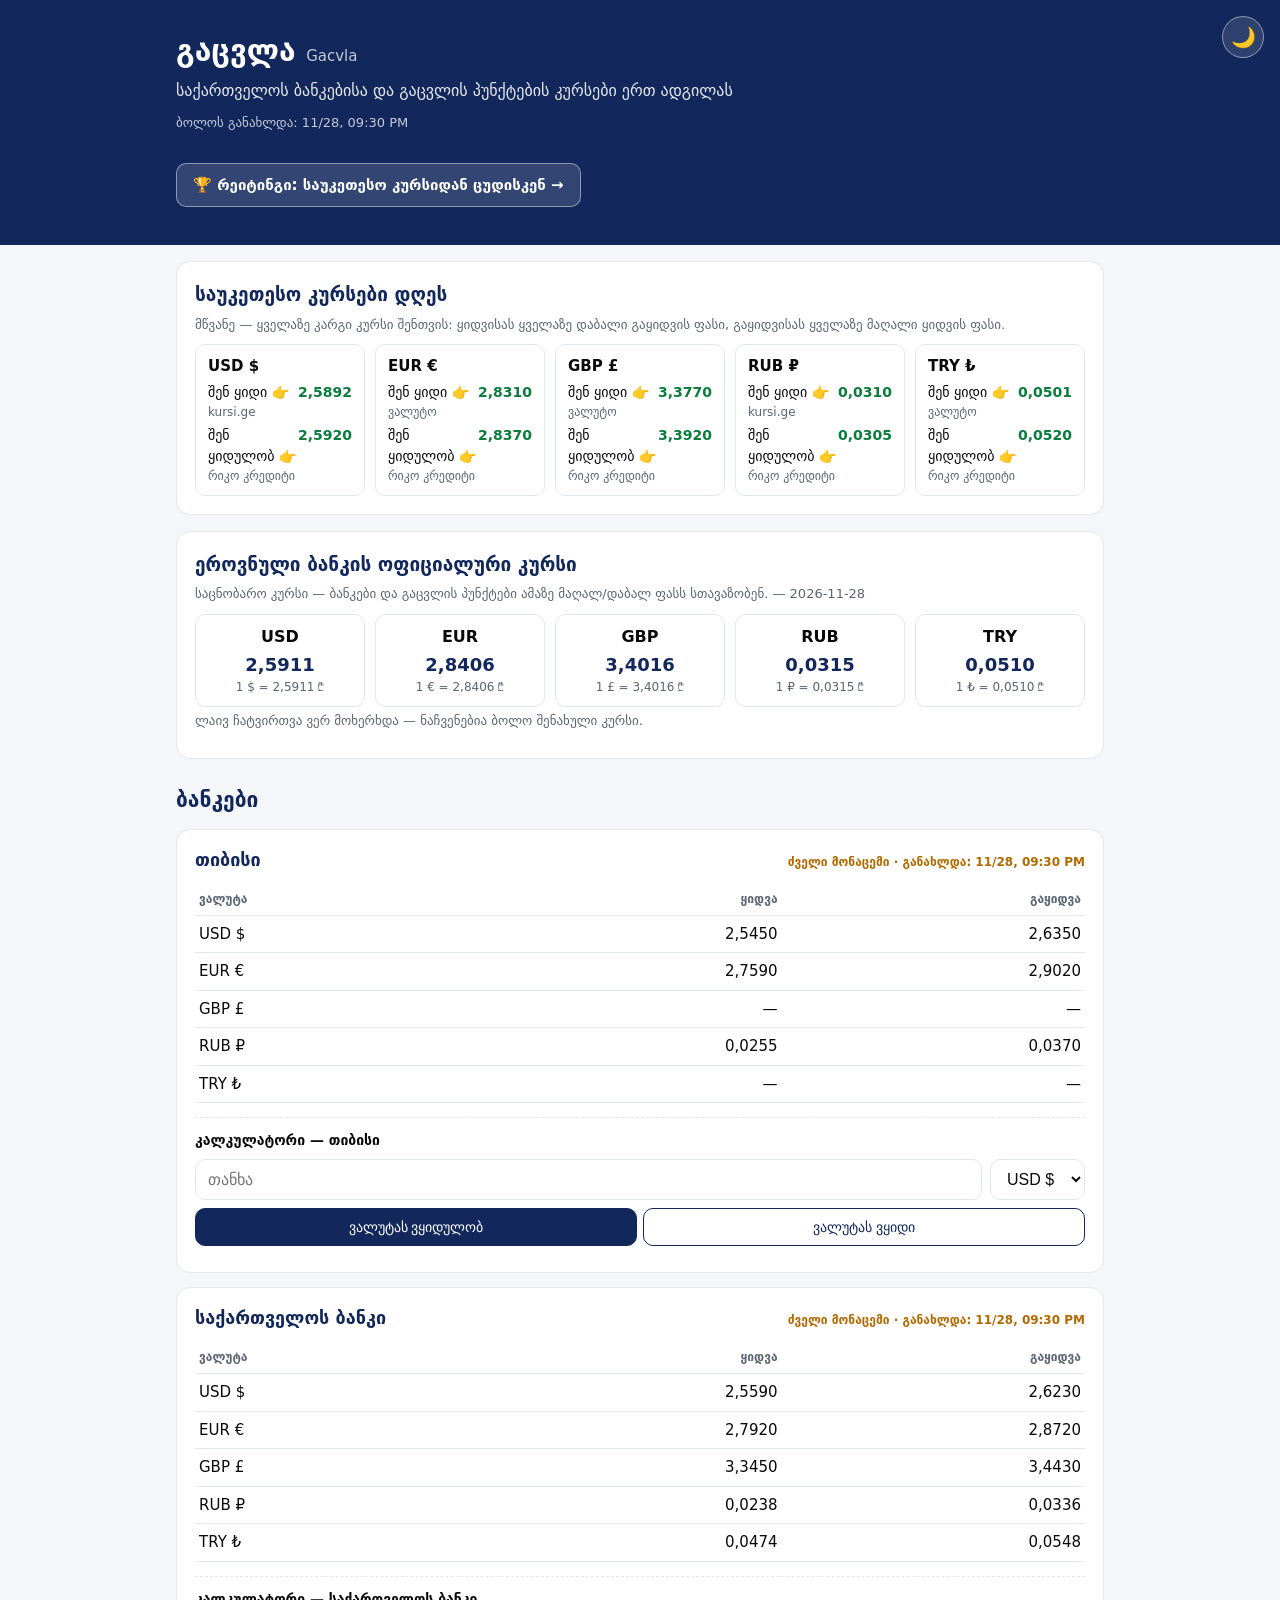
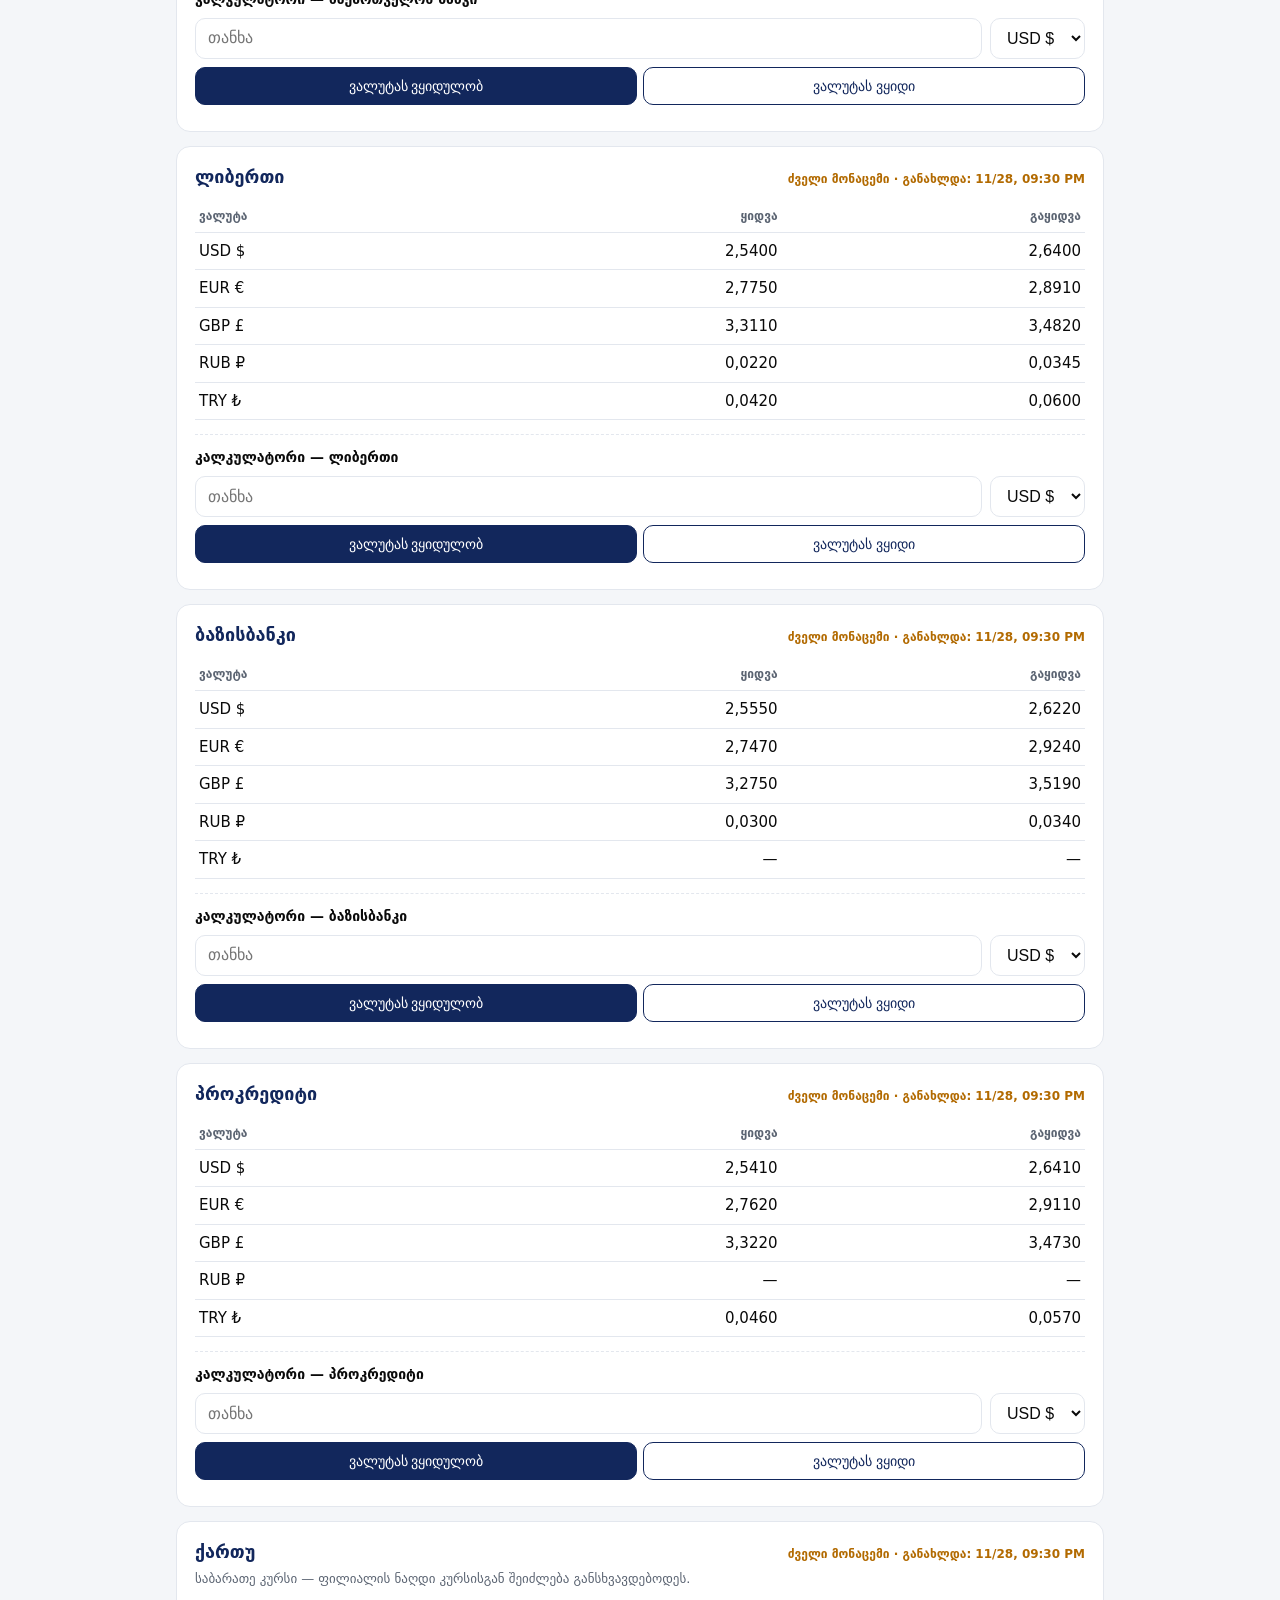
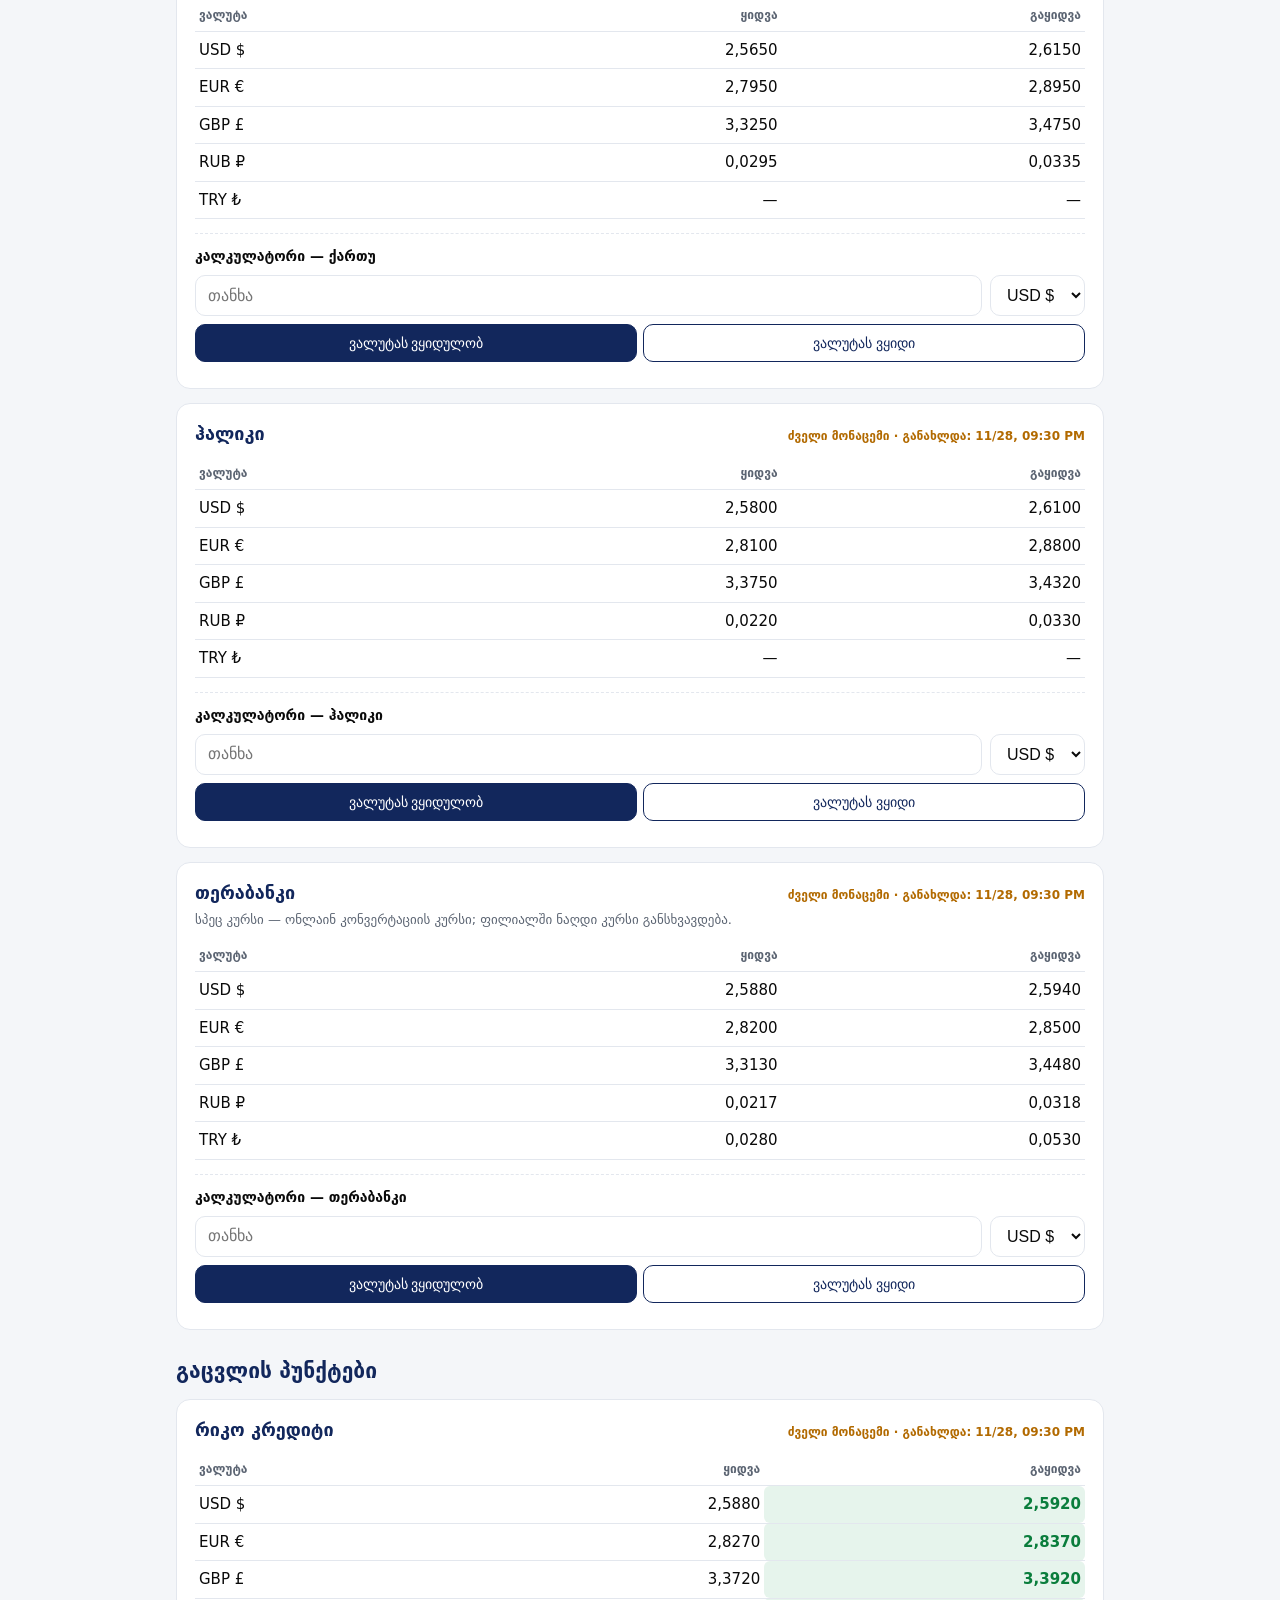
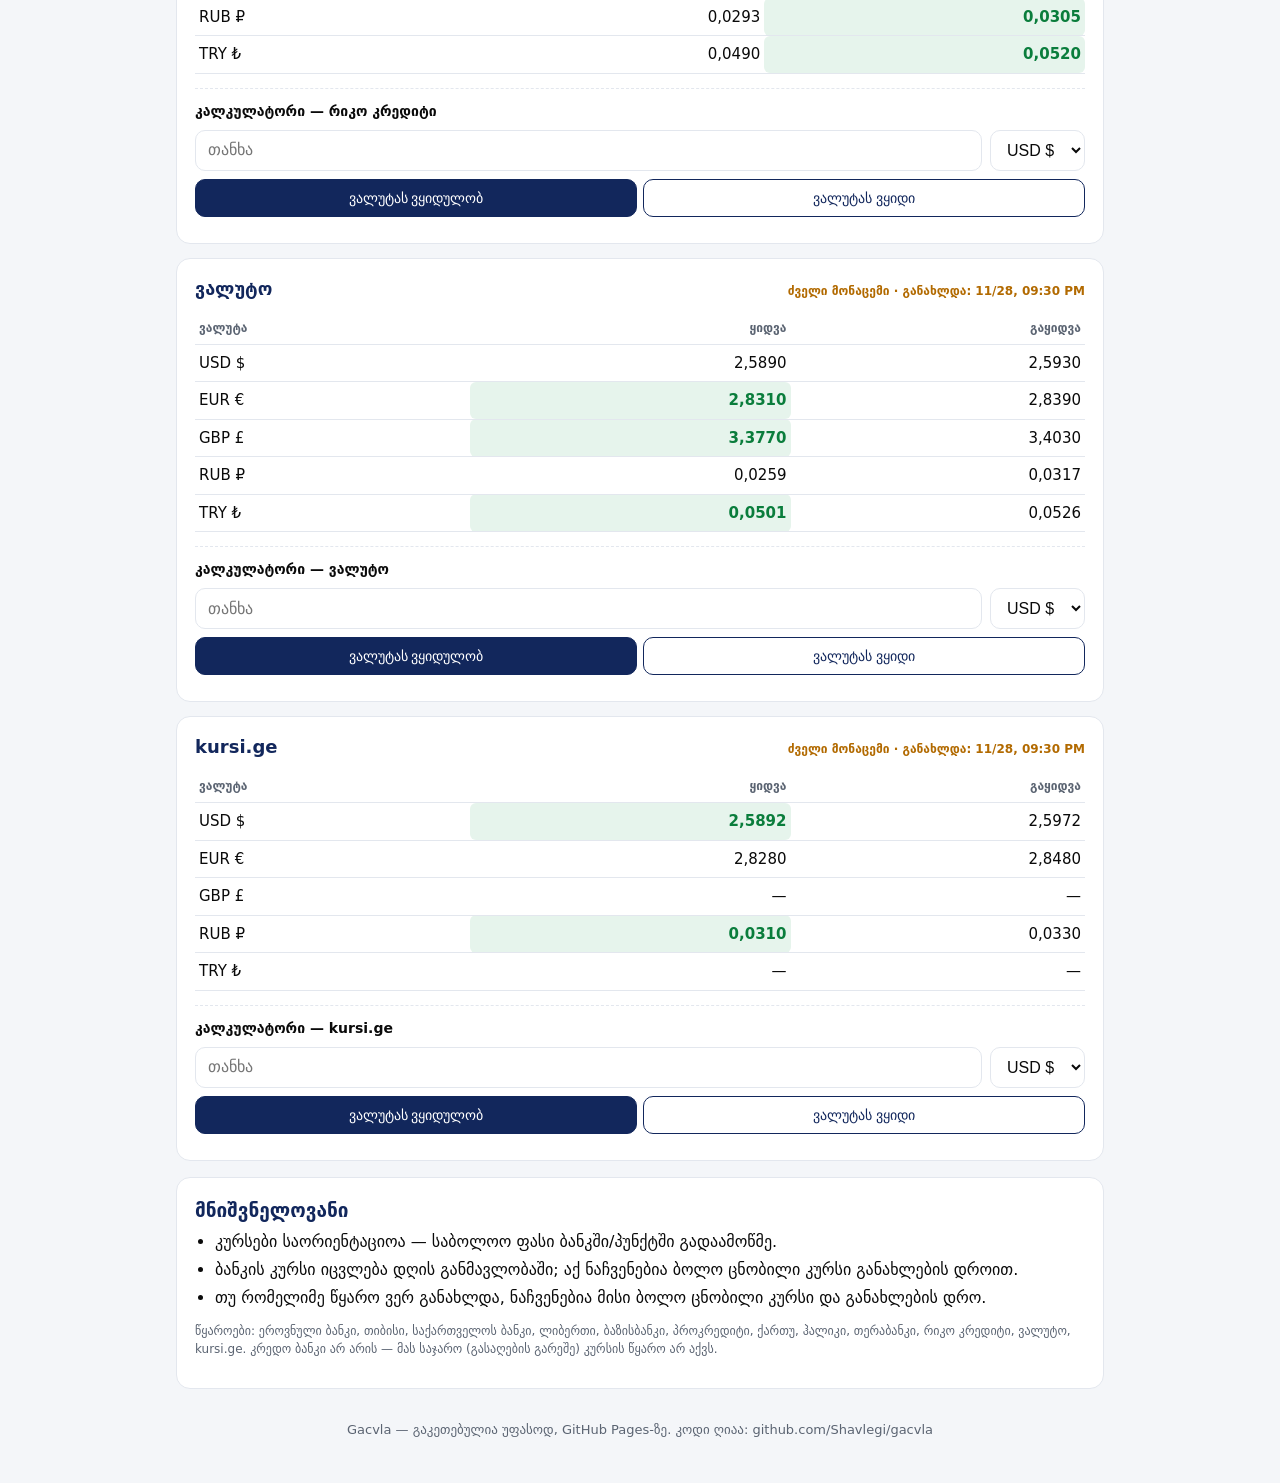
<file: index.html>
<!DOCTYPE html>
<html lang="ka">
<head>
<meta charset="UTF-8">
<meta name="viewport" content="width=device-width, initial-scale=1.0">
<title>Gacvla — ვალუტის კურსები</title>
<meta name="description" content="საქართველოს ბანკებისა და გაცვლის პუნქტების ვალუტის კურსები ერთ ადგილას — ლაივ განახლებებით, თითოეულ ბანკთან კალკულატორით.">
<link rel="stylesheet" href="styles.css">
<script>
  // მუქი თემა გვერდის გახსნამდე: შენახული არჩევანი, თუ არა — სისტემის პარამეტრი
  try {
    var t = localStorage.getItem("gacvla-theme");
    if (t === "dark" || (!t && window.matchMedia("(prefers-color-scheme: dark)").matches)) {
      document.documentElement.classList.add("dark");
    }
  } catch (e) {}
</script>
</head>
<body>
<header class="top">
  <button id="theme-toggle" class="theme-toggle" type="button" aria-label="თემის შეცვლა">🌙</button>
  <div class="wrap">
    <h1>გაცვლა <span class="latin">Gacvla</span></h1>
    <p class="subtitle">საქართველოს ბანკებისა და გაცვლის პუნქტების კურსები ერთ ადგილას</p>
    <p class="updated">ბოლოს განახლდა: <span id="updated-at">—</span></p>
    <p><a class="rank-link" href="ranked.html">🏆 რეიტინგი: საუკეთესო კურსიდან ცუდისკენ →</a></p>
  </div>
</header>

<main class="wrap">

  <section class="card">
    <h2>საუკეთესო კურსები დღეს</h2>
    <p class="hint">მწვანე — ყველაზე კარგი კურსი შენთვის: ყიდვისას ყველაზე დაბალი გაყიდვის ფასი, გაყიდვისას ყველაზე მაღალი ყიდვის ფასი.</p>
    <div id="best-rates" class="best-grid"></div>
  </section>

  <section class="card">
    <h2>ეროვნული ბანკის ოფიციალური კურსი</h2>
    <p class="hint">საცნობარო კურსი — ბანკები და გაცვლის პუნქტები ამაზე მაღალ/დაბალ ფასს სთავაზობენ. <span id="nbg-date"></span></p>
    <div id="nbg-rates" class="nbg-grid"></div>
    <p class="hint" id="nbg-status"></p>
  </section>

  <section>
    <h2 class="section-title">ბანკები</h2>
    <div id="banks" class="source-list"></div>
  </section>

  <section>
    <h2 class="section-title">გაცვლის პუნქტები</h2>
    <div id="exchanges" class="source-list"></div>
  </section>

  <section class="card note">
    <h2>მნიშვნელოვანი</h2>
    <ul>
      <li>კურსები საორიენტაციოა — საბოლოო ფასი ბანკში/პუნქტში გადაამოწმე.</li>
      <li>ბანკის კურსი იცვლება დღის განმავლობაში; აქ ნაჩვენებია ბოლო ცნობილი კურსი განახლების დროით.</li>
      <li>თუ რომელიმე წყარო ვერ განახლდა, ნაჩვენებია მისი ბოლო ცნობილი კურსი და განახლების დრო.</li>
    </ul>
    <p class="sources">წყაროები: ეროვნული ბანკი, თიბისი, საქართველოს ბანკი, ლიბერთი, ბაზისბანკი, პროკრედიტი, ქართუ, ჰალიკი, თერაბანკი, რიკო კრედიტი, ვალუტო, kursi.ge. კრედო ბანკი არ არის — მას საჯარო (გასაღების გარეშე) კურსის წყარო არ აქვს.</p>  </section>

</main>

<footer class="wrap foot">
  <p>Gacvla — გაკეთებულია უფასოდ, GitHub Pages-ზე. კოდი ღიაა: github.com/Shavlegi/gacvla</p>
</footer>

<script src="app.js"></script>
</body>
</html>
</file>
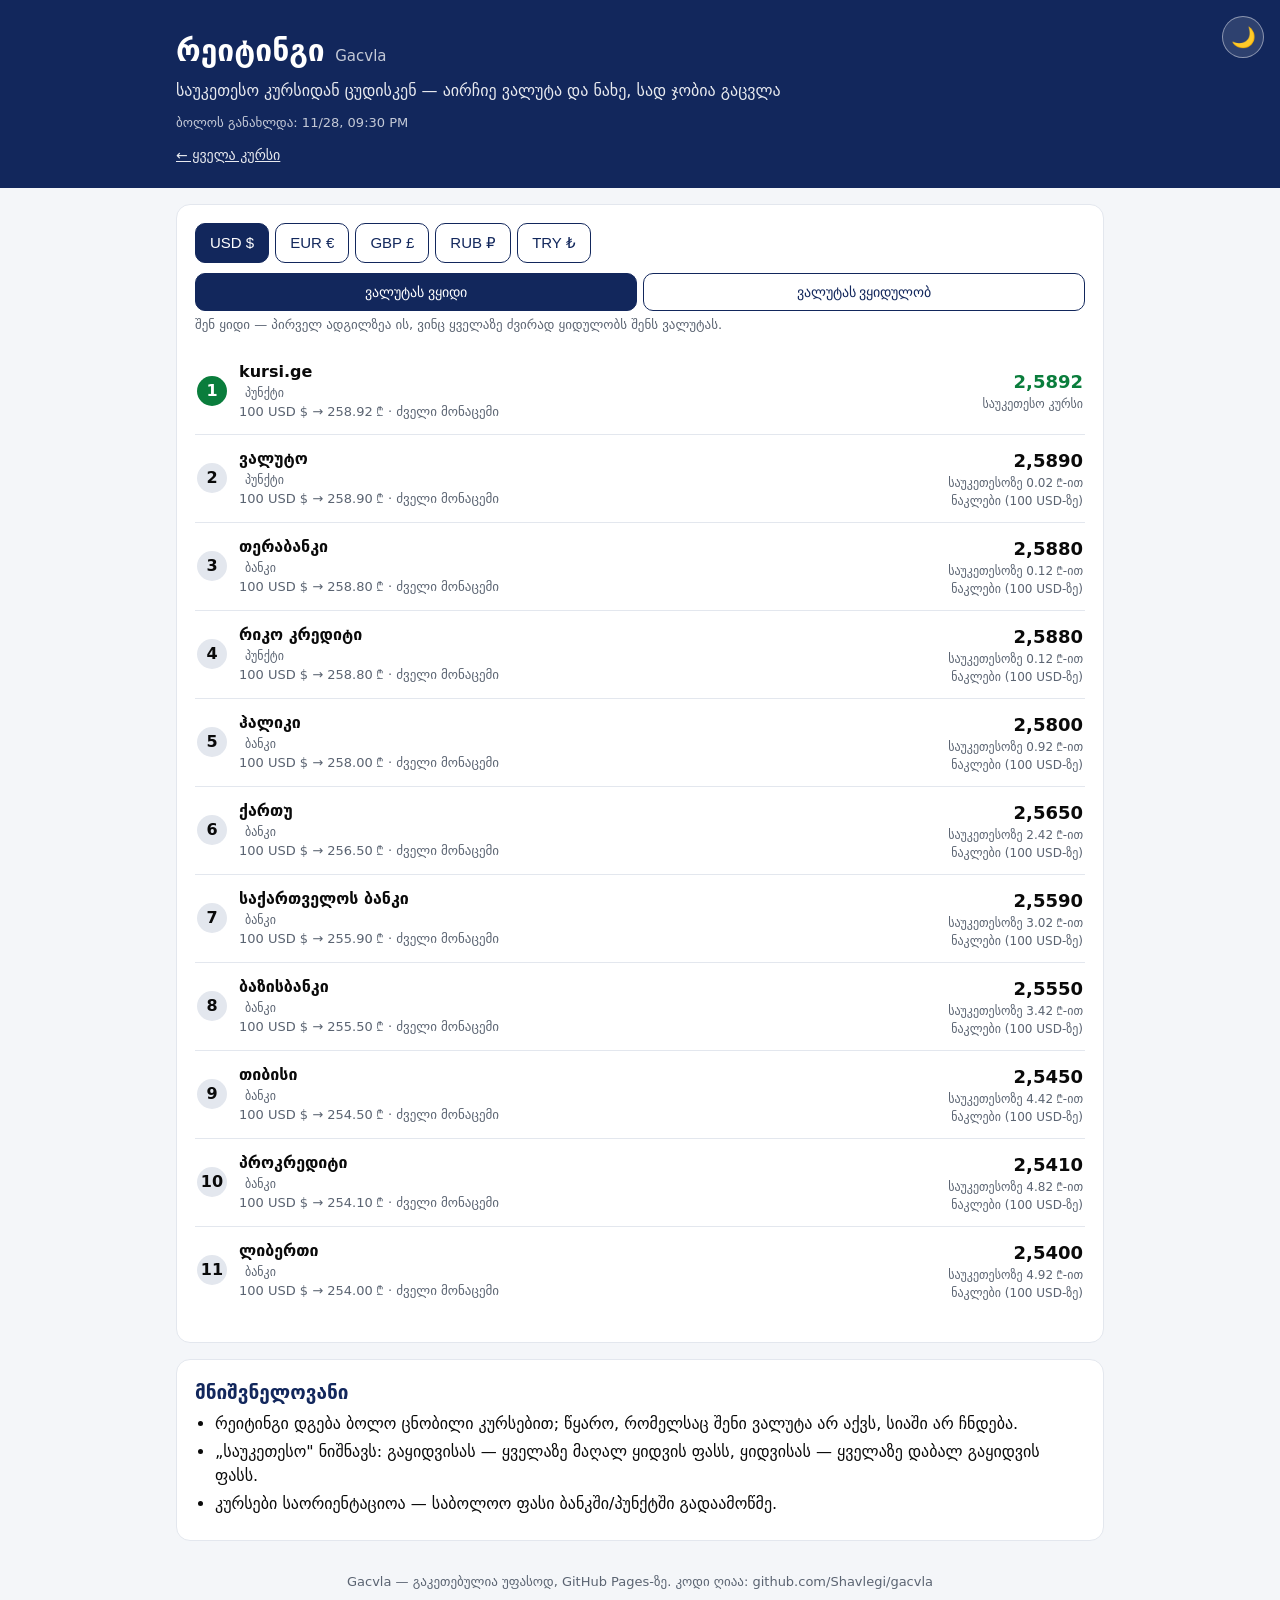
<file: ranked.html>
<!DOCTYPE html>
<html lang="ka">
<head>
<meta charset="UTF-8">
<meta name="viewport" content="width=device-width, initial-scale=1.0">
<title>Gacvla — რეიტინგი: საუკეთესო კურსიდან ცუდისკენ</title>
<meta name="description" content="ბანკებისა და გაცვლის პუნქტების რეიტინგი არჩეული ვალუტისთვის — საუკეთესო კურსიდან ცუდისკენ.">
<link rel="stylesheet" href="styles.css">
<script>
  // მუქი თემა გვერდის გახსნამდე: შენახული არჩევანი, თუ არა — სისტემის პარამეტრი
  try {
    var t = localStorage.getItem("gacvla-theme");
    if (t === "dark" || (!t && window.matchMedia("(prefers-color-scheme: dark)").matches)) {
      document.documentElement.classList.add("dark");
    }
  } catch (e) {}
</script>
</head>
<body>
<header class="top">
  <button id="theme-toggle" class="theme-toggle" type="button" aria-label="თემის შეცვლა">🌙</button>
  <div class="wrap">
    <h1>რეიტინგი <span class="latin">Gacvla</span></h1>
    <p class="subtitle">საუკეთესო კურსიდან ცუდისკენ — აირჩიე ვალუტა და ნახე, სად ჯობია გაცვლა</p>
    <p class="updated">ბოლოს განახლდა: <span id="updated-at">—</span></p>
    <p class="top-link"><a href="index.html">← ყველა კურსი</a></p>
  </div>
</header>

<main class="wrap">

  <section class="card">
    <div class="cur-picker" id="cur-picker"></div>
    <div class="mode-toggle" id="mode-toggle">
      <button type="button" class="mode-btn active" data-mode="buy">ვალუტას ვყიდი</button>
      <button type="button" class="mode-btn" data-mode="sell">ვალუტას ვყიდულობ</button>
    </div>
    <p class="hint" id="rank-hint"></p>
    <ol class="rank-list" id="rank-list"></ol>
    <p class="hint" id="rank-empty"></p>
  </section>

  <section class="card note">
    <h2>მნიშვნელოვანი</h2>
    <ul>
      <li>რეიტინგი დგება ბოლო ცნობილი კურსებით; წყარო, რომელსაც შენი ვალუტა არ აქვს, სიაში არ ჩნდება.</li>
      <li>„საუკეთესო" ნიშნავს: გაყიდვისას — ყველაზე მაღალ ყიდვის ფასს, ყიდვისას — ყველაზე დაბალ გაყიდვის ფასს.</li>
      <li>კურსები საორიენტაციოა — საბოლოო ფასი ბანკში/პუნქტში გადაამოწმე.</li>
    </ul>
  </section>

</main>

<footer class="wrap foot">
  <p>Gacvla — გაკეთებულია უფასოდ, GitHub Pages-ზე. კოდი ღიაა: github.com/Shavlegi/gacvla</p>
</footer>

<script src="ranked.js"></script>
</body>
</html>
</file>
<file: styles.css>
:root {
  --blue: #12275C;
  --blue-light: #1d3a86;
  --bg: #f4f6f9;
  --card: #ffffff;
  --text: #0A0A0A;
  --muted: #5b6472;
  --line: #e3e7ee;
  --green: #0a7d3c;
  --green-bg: #e6f4ec;
  --radius: 14px;
}

/* მუქი თემა — ირთვება html.dark კლასით */
html.dark {
  --blue: #8fb0ff;
  --blue-light: #1d3a86;
  --bg: #0A0A0A;
  --card: #141a2e;
  --text: #f2f4f8;
  --muted: #9aa3b5;
  --line: #2a3350;
  --green: #4ade80;
  --green-bg: #14301f;
}
html.dark .source .stale { color: #f0a832; }

* { box-sizing: border-box; }

body {
  margin: 0;
  font-family: -apple-system, "Segoe UI", Roboto, "Noto Sans Georgian", "DejaVu Sans", sans-serif;
  background: var(--bg);
  color: var(--text);
  line-height: 1.5;
}

.wrap { max-width: 960px; margin: 0 auto; padding: 0 16px; }

.top {
  background: var(--blue);
  color: #fff;
  padding: 28px 0 22px;
  position: relative;
}
.theme-toggle {
  position: absolute;
  top: 16px;
  right: 16px;
  width: 42px;
  height: 42px;
  font-size: 20px;
  line-height: 1;
  border: 1px solid rgba(255, 255, 255, .45);
  background: rgba(255, 255, 255, .12);
  color: #fff;
  border-radius: 50%;
  cursor: pointer;
}
.theme-toggle:hover { background: rgba(255, 255, 255, .22); }
.top h1 { margin: 0; font-size: 30px; }
.top h1 .latin { font-size: 15px; font-weight: 400; opacity: .75; }
.top .subtitle { margin: 6px 0 0; opacity: .9; }
.top .updated { margin: 10px 0 0; font-size: 13px; opacity: .75; }

main { padding-bottom: 24px; }

.card {
  background: var(--card);
  border: 1px solid var(--line);
  border-radius: var(--radius);
  padding: 18px;
  margin-top: 16px;
}
.card h2 { margin: 0 0 6px; font-size: 19px; color: var(--blue); }
.hint { color: var(--muted); font-size: 13px; margin: 4px 0 10px; }

.section-title { margin: 26px 0 4px; font-size: 21px; color: var(--blue); }

.best-grid {
  display: grid;
  grid-template-columns: repeat(auto-fit, minmax(150px, 1fr));
  gap: 10px;
}
.best-cell {
  border: 1px solid var(--line);
  border-radius: 10px;
  padding: 10px 12px;
}
.best-cell .cur { font-weight: 700; font-size: 15px; }
.best-cell .row { display: flex; justify-content: space-between; font-size: 14px; margin-top: 4px; }
.best-cell .who { color: var(--muted); font-size: 12px; }
.best-cell .val { font-weight: 700; color: var(--green); }

.nbg-grid {
  display: grid;
  grid-template-columns: repeat(auto-fit, minmax(110px, 1fr));
  gap: 10px;
}
.nbg-cell {
  border: 1px solid var(--line);
  border-radius: 10px;
  padding: 10px 12px;
  text-align: center;
}
.nbg-cell .cur { font-weight: 700; }
.nbg-cell .val { font-size: 18px; font-weight: 700; color: var(--blue); margin-top: 2px; }
.nbg-cell .sym { color: var(--muted); font-size: 12px; }

.source-list { display: grid; gap: 14px; margin-top: 12px; }
.source {
  background: var(--card);
  border: 1px solid var(--line);
  border-radius: var(--radius);
  padding: 16px 18px;
}
.source header { display: flex; justify-content: space-between; align-items: baseline; gap: 10px; flex-wrap: wrap; }
.source h3 { margin: 0; font-size: 18px; color: var(--blue); }
.source .src-updated { font-size: 12px; color: var(--muted); }
.source .stale { color: #b26a00; font-weight: 600; }

table.rates { width: 100%; border-collapse: collapse; margin-top: 10px; font-size: 15px; }
table.rates th, table.rates td { padding: 7px 4px; text-align: right; border-bottom: 1px solid var(--line); }
table.rates th:first-child, table.rates td:first-child { text-align: left; }
table.rates th { color: var(--muted); font-size: 12px; font-weight: 600; }
table.rates td.best { color: var(--green); font-weight: 700; background: var(--green-bg); border-radius: 6px; }

.calc {
  margin-top: 14px;
  border-top: 1px dashed var(--line);
  padding-top: 12px;
}
.calc .calc-title { font-weight: 700; font-size: 14px; margin-bottom: 8px; }
.calc-row { display: flex; gap: 8px; flex-wrap: wrap; }
.calc-row input, .calc-row select {
  padding: 10px 12px;
  font-size: 16px;
  border: 1px solid var(--line);
  border-radius: 10px;
  background: var(--card);
  color: var(--text);
}
.calc-row input { flex: 1 1 140px; min-width: 0; }
.calc-row select { flex: 0 0 auto; }
.mode-toggle { display: flex; gap: 6px; margin-top: 8px; }
.mode-toggle button {
  flex: 1;
  padding: 10px;
  font-size: 14px;
  border: 1px solid var(--blue);
  background: var(--card);
  color: var(--blue);
  border-radius: 10px;
  cursor: pointer;
}
.mode-toggle button.active { background: var(--blue); color: #fff; }
.calc-result { margin-top: 10px; font-size: 17px; font-weight: 700; color: var(--blue); }
.calc-rate { font-size: 13px; color: var(--muted); margin-top: 2px; }

.note ul { margin: 6px 0; padding-left: 20px; }
.note li { margin-bottom: 4px; }
.sources { font-size: 12px; color: var(--muted); margin-top: 12px; }

.foot { text-align: center; color: var(--muted); font-size: 13px; padding: 18px 16px 30px; }

.empty { color: var(--muted); padding: 8px 0; }

/* რეიტინგის გვერდი (ranked.html) */
.top-link { margin: 12px 0 0; font-size: 14px; }
.top-link a { color: #fff; opacity: .9; }
.rank-link {
  display: inline-block;
  margin-top: 14px;
  padding: 10px 16px;
  background: rgba(255, 255, 255, .14);
  border: 1px solid rgba(255, 255, 255, .45);
  color: #fff;
  border-radius: 10px;
  text-decoration: none;
  font-weight: 700;
  font-size: 15px;
}
.rank-link:hover { background: rgba(255, 255, 255, .24); }
.cur-picker { display: flex; gap: 6px; flex-wrap: wrap; }
.cur-picker button {
  padding: 10px 14px;
  font-size: 15px;
  border: 1px solid var(--blue);
  background: var(--card);
  color: var(--blue);
  border-radius: 10px;
  cursor: pointer;
}
.cur-picker button.active { background: var(--blue); color: #fff; }
#mode-toggle { margin-top: 10px; }
.rank-list { list-style: none; margin: 14px 0 0; padding: 0; }
.rank-row {
  display: flex;
  align-items: center;
  gap: 12px;
  padding: 12px 2px;
  border-bottom: 1px solid var(--line);
}
.rank-row:last-child { border-bottom: none; }
.rank-num {
  width: 30px;
  height: 30px;
  border-radius: 50%;
  background: var(--line);
  display: flex;
  align-items: center;
  justify-content: center;
  font-weight: 700;
  flex: 0 0 auto;
}
.rank-row.first .rank-num { background: var(--green); color: #fff; }
.rank-main { flex: 1; min-width: 0; display: flex; flex-direction: column; }
.rank-name { font-weight: 700; }
.rank-type { color: var(--muted); font-size: 12px; margin-left: 6px; font-weight: 400; }
.rank-sub { color: var(--muted); font-size: 13px; }
.rank-rate { text-align: right; display: flex; flex-direction: column; flex: 0 0 auto; }
.rank-rate .val { font-size: 18px; font-weight: 700; }
.rank-row.first .rank-rate .val { color: var(--green); }
.rank-diff { font-size: 12px; color: var(--muted); max-width: 170px; }

@media (max-width: 520px) {
  .top h1 { font-size: 25px; }
  .card { padding: 14px; }
}
</file>
